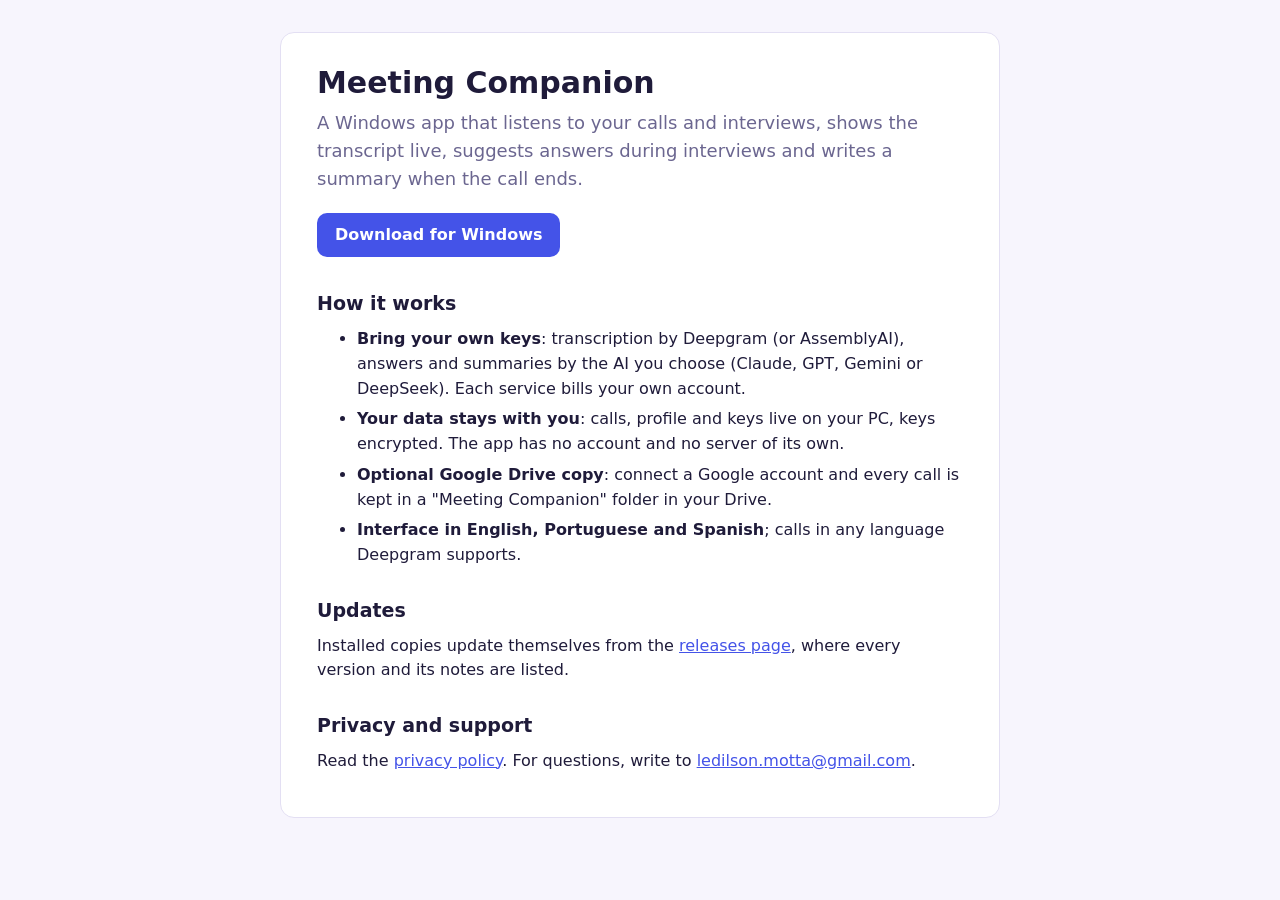
<file: index.html>
<!doctype html>
<html lang="en">
<head>
  <meta charset="utf-8" />
  <meta name="viewport" content="width=device-width, initial-scale=1" />
  <title>Meeting Companion</title>
  <meta name="description" content="Meeting Companion for Windows: live transcription of your calls and interviews, suggested answers and a summary at the end, with your own API keys." />
  <link rel="stylesheet" href="style.css" />
</head>
<body>
  <main>
    <h1>Meeting Companion</h1>
    <p class="lead">A Windows app that listens to your calls and interviews, shows the transcript live, suggests
      answers during interviews and writes a summary when the call ends.</p>

    <p><a class="button" href="https://github.com/leddemotta/interview-companion-releases/releases/latest">Download
        for Windows</a></p>

    <h2>How it works</h2>
    <ul>
      <li><strong>Bring your own keys</strong>: transcription by Deepgram (or AssemblyAI), answers and summaries by
        the AI you choose (Claude, GPT, Gemini or DeepSeek). Each service bills your own account.</li>
      <li><strong>Your data stays with you</strong>: calls, profile and keys live on your PC, keys encrypted. The
        app has no account and no server of its own.</li>
      <li><strong>Optional Google Drive copy</strong>: connect a Google account and every call is kept in a
        "Meeting Companion" folder in your Drive.</li>
      <li><strong>Interface in English, Portuguese and Spanish</strong>; calls in any language Deepgram supports.</li>
    </ul>

    <h2>Updates</h2>
    <p>Installed copies update themselves from the
      <a href="https://github.com/leddemotta/interview-companion-releases/releases">releases page</a>, where every
      version and its notes are listed.</p>

    <h2>Privacy and support</h2>
    <p>Read the <a href="privacy.html">privacy policy</a>. For questions, write to
      <a href="mailto:ledilson.motta@gmail.com">ledilson.motta@gmail.com</a>.</p>
  </main>
</body>
</html>
</file>
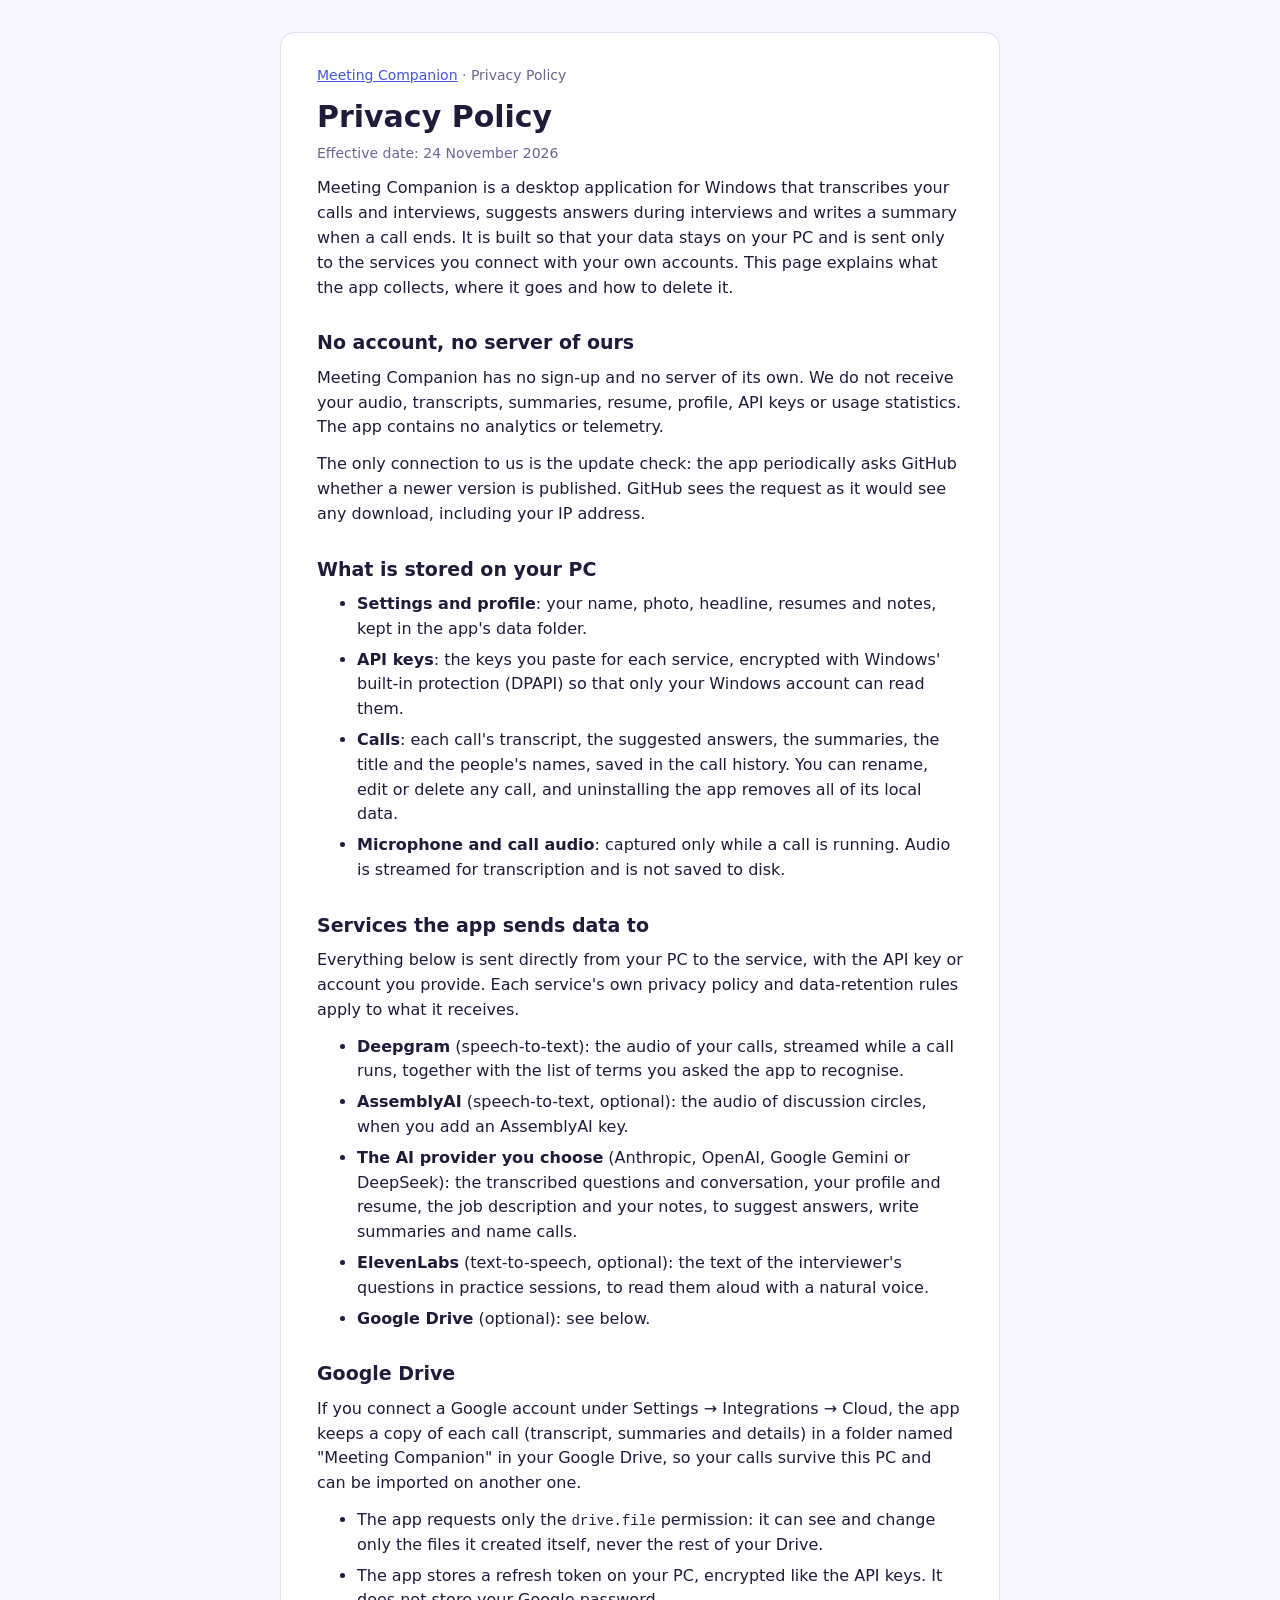
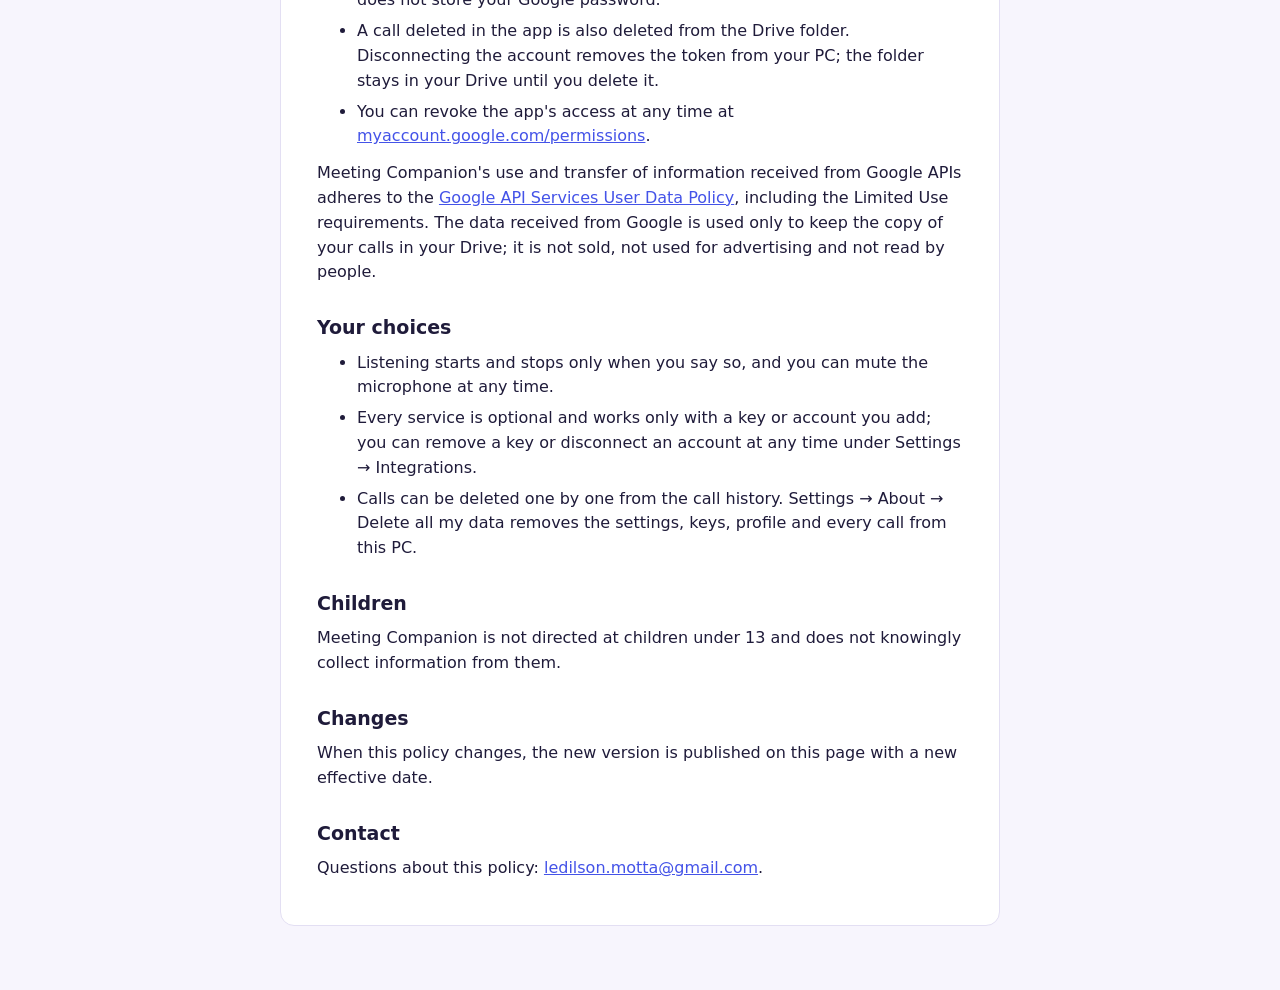
<file: privacy.html>
<!doctype html>
<html lang="en">
<head>
  <meta charset="utf-8" />
  <meta name="viewport" content="width=device-width, initial-scale=1" />
  <title>Privacy Policy – Meeting Companion</title>
  <link rel="stylesheet" href="style.css" />
</head>
<body>
  <main>
    <p class="crumb"><a href="./">Meeting Companion</a> · Privacy Policy</p>
    <h1>Privacy Policy</h1>
    <p class="muted">Effective date: 24 November 2026</p>

    <p>Meeting Companion is a desktop application for Windows that transcribes your calls and interviews, suggests
      answers during interviews and writes a summary when a call ends. It is built so that your data stays on your
      PC and is sent only to the services you connect with your own accounts. This page explains what the app
      collects, where it goes and how to delete it.</p>

    <h2>No account, no server of ours</h2>
    <p>Meeting Companion has no sign-up and no server of its own. We do not receive your audio, transcripts,
      summaries, resume, profile, API keys or usage statistics. The app contains no analytics or telemetry.</p>
    <p>The only connection to us is the update check: the app periodically asks GitHub whether a newer version is
      published. GitHub sees the request as it would see any download, including your IP address.</p>

    <h2>What is stored on your PC</h2>
    <ul>
      <li><strong>Settings and profile</strong>: your name, photo, headline, resumes and notes, kept in the app's
        data folder.</li>
      <li><strong>API keys</strong>: the keys you paste for each service, encrypted with Windows' built-in
        protection (DPAPI) so that only your Windows account can read them.</li>
      <li><strong>Calls</strong>: each call's transcript, the suggested answers, the summaries, the title and the
        people's names, saved in the call history. You can rename, edit or delete any call, and uninstalling the
        app removes all of its local data.</li>
      <li><strong>Microphone and call audio</strong>: captured only while a call is running. Audio is streamed for
        transcription and is not saved to disk.</li>
    </ul>

    <h2>Services the app sends data to</h2>
    <p>Everything below is sent directly from your PC to the service, with the API key or account you provide. Each
      service's own privacy policy and data-retention rules apply to what it receives.</p>
    <ul>
      <li><strong>Deepgram</strong> (speech-to-text): the audio of your calls, streamed while a call runs, together
        with the list of terms you asked the app to recognise.</li>
      <li><strong>AssemblyAI</strong> (speech-to-text, optional): the audio of discussion circles, when you add an
        AssemblyAI key.</li>
      <li><strong>The AI provider you choose</strong> (Anthropic, OpenAI, Google Gemini or DeepSeek): the
        transcribed questions and conversation, your profile and resume, the job description and your notes, to
        suggest answers, write summaries and name calls.</li>
      <li><strong>ElevenLabs</strong> (text-to-speech, optional): the text of the interviewer's questions in practice
        sessions, to read them aloud with a natural voice.</li>
      <li><strong>Google Drive</strong> (optional): see below.</li>
    </ul>

    <h2>Google Drive</h2>
    <p>If you connect a Google account under Settings → Integrations → Cloud, the app keeps a copy of each call
      (transcript, summaries and details) in a folder named "Meeting Companion" in your Google Drive, so your calls
      survive this PC and can be imported on another one.</p>
    <ul>
      <li>The app requests only the <code>drive.file</code> permission: it can see and change only the files it
        created itself, never the rest of your Drive.</li>
      <li>The app stores a refresh token on your PC, encrypted like the API keys. It does not store your Google
        password.</li>
      <li>A call deleted in the app is also deleted from the Drive folder. Disconnecting the account removes the
        token from your PC; the folder stays in your Drive until you delete it.</li>
      <li>You can revoke the app's access at any time at
        <a href="https://myaccount.google.com/permissions">myaccount.google.com/permissions</a>.</li>
    </ul>
    <p>Meeting Companion's use and transfer of information received from Google APIs adheres to the
      <a href="https://developers.google.com/terms/api-services-user-data-policy">Google API Services User Data
        Policy</a>, including the Limited Use requirements. The data received from Google is used only to keep the
      copy of your calls in your Drive; it is not sold, not used for advertising and not read by people.</p>

    <h2>Your choices</h2>
    <ul>
      <li>Listening starts and stops only when you say so, and you can mute the microphone at any time.</li>
      <li>Every service is optional and works only with a key or account you add; you can remove a key or
        disconnect an account at any time under Settings → Integrations.</li>
      <li>Calls can be deleted one by one from the call history. Settings → About → Delete all my data removes
        the settings, keys, profile and every call from this PC.</li>
    </ul>

    <h2>Children</h2>
    <p>Meeting Companion is not directed at children under 13 and does not knowingly collect information from
      them.</p>

    <h2>Changes</h2>
    <p>When this policy changes, the new version is published on this page with a new effective date.</p>

    <h2>Contact</h2>
    <p>Questions about this policy: <a href="mailto:ledilson.motta@gmail.com">ledilson.motta@gmail.com</a>.</p>
  </main>
</body>
</html>
</file>
<file: style.css>
:root {
  --bg: #f7f5fd;
  --surface: #ffffff;
  --text: #1f1b3a;
  --muted: #6b6690;
  --accent: #4453e8;
  --border: #e3dff3;
}

@media (prefers-color-scheme: dark) {
  :root {
    --bg: #120f24;
    --surface: #1b1733;
    --text: #ece8fb;
    --muted: #a39cc4;
    --accent: #8b98ff;
    --border: #342d5a;
  }
}

* {
  box-sizing: border-box;
}

body {
  margin: 0;
  padding: 32px 16px 64px;
  background: var(--bg);
  color: var(--text);
  font: 16px/1.55 system-ui, "Segoe UI", sans-serif;
}

main {
  max-width: 720px;
  margin: 0 auto;
  padding: 32px 36px;
  background: var(--surface);
  border: 1px solid var(--border);
  border-radius: 14px;
}

h1 {
  margin: 0 0 8px;
  font-size: 30px;
  line-height: 1.2;
}

h2 {
  margin: 28px 0 8px;
  font-size: 19px;
}

p,
ul {
  margin: 0 0 12px;
}

li {
  margin-bottom: 6px;
}

a {
  color: var(--accent);
}

.lead {
  font-size: 18px;
  color: var(--muted);
}

.muted,
.crumb {
  color: var(--muted);
  font-size: 14px;
}

.button {
  display: inline-block;
  margin: 8px 0 4px;
  padding: 10px 18px;
  border-radius: 10px;
  background: var(--accent);
  color: #fff;
  font-weight: 600;
  text-decoration: none;
}

code {
  font-family: Consolas, "Cascadia Mono", monospace;
  font-size: 14px;
}
</file>
